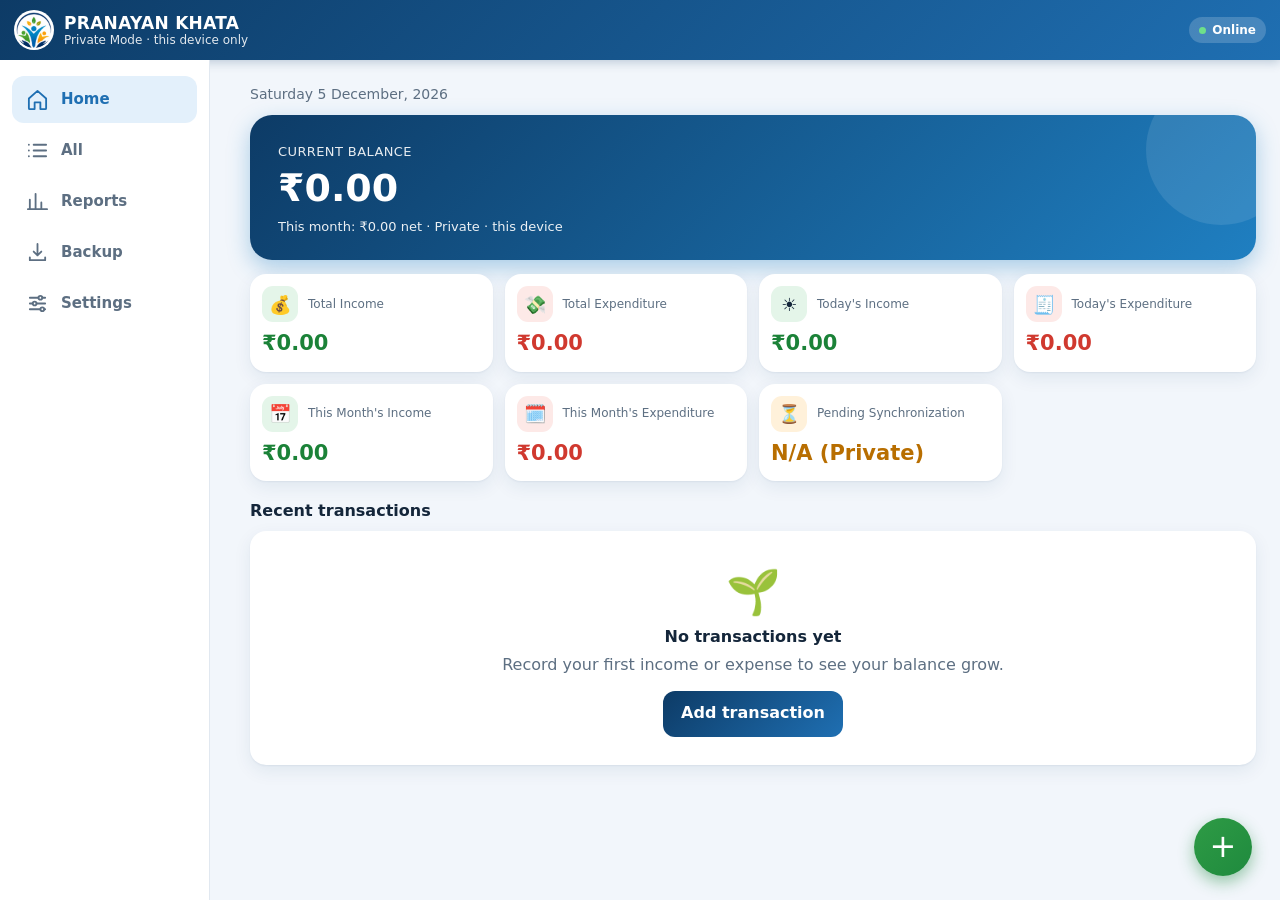
<file: index.html>
<!doctype html>
<html lang="en"><head><meta charset="utf-8">
<meta name="viewport" content="width=device-width,initial-scale=1">
<title>PRANAYAN KHATA</title>
<meta name="theme-color" content="#0d3b66">
<meta name="color-scheme" content="light dark">
<link rel="manifest" href="manifest.webmanifest">
<link rel="icon" href="assets/icons/favicon.ico">
<link rel="apple-touch-icon" href="assets/icons/icon-180.png">
<link rel="stylesheet" href="css/styles.css">
<script>
/* Safety net: if the app cannot start, say so instead of showing an empty page. */
window.__boot=false;
function showErr(m){var a=document.getElementById('app');if(a&&!a.children.length){a.innerHTML='<div class="note"><b>The app could not start.</b><br>'+m+'<br><br>Open <a href="check.html"><b>check.html</b></a> to find the problem (usually a file that was not uploaded, or a typo in js/config.js).</div>'}}
addEventListener('error',function(e){var t=e.target;showErr(t&&t.src?'Could not load '+t.src.split('/').slice(-2).join('/'):String(e.message||'Script error'))},true);
addEventListener('unhandledrejection',function(e){showErr(String((e.reason&&e.reason.message)||e.reason))});
setTimeout(function(){if(!window.__boot)showErr('The app files did not load completely.')},4000);
</script></head>
<body>
<header class="top">
<img id="logo" src="assets/logo/pranayan-logo.png" alt="Logo" width="40" height="40" onerror="if(!this.src.endsWith('pranayan-logo.png')){this.src='assets/logo/pranayan-logo.png'}else{this.style.display='none'}">
<div><b id="brand">PRANAYAN KHATA</b><small id="mode">Private Mode · this device only</small></div>
<span id="net" class="pill">Online</span><button id="sync" class="sec" hidden aria-label="Sync now"></button><button id="install" class="sec" hidden>Install</button>
</header>
<nav id="nav" aria-label="Main"><a href="#/"><svg viewBox="0 0 24 24" aria-hidden="true"><path d="M3 11l9-8 9 8v10a1 1 0 0 1-1 1h-5v-7H9v7H4a1 1 0 0 1-1-1z"/></svg><span>Home</span></a><a href="#/list"><svg viewBox="0 0 24 24" aria-hidden="true"><path d="M8 6h13M8 12h13M8 18h13M3 6h.01M3 12h.01M3 18h.01"/></svg><span>All</span></a><a href="#/reports"><svg viewBox="0 0 24 24" aria-hidden="true"><path d="M4 20V10M10 20V4M16 20v-7M22 20H2"/></svg><span>Reports</span></a><a href="#/backup"><svg viewBox="0 0 24 24" aria-hidden="true"><path d="M12 3v12m0 0l-4-4m4 4l4-4M4 17v3h16v-3"/></svg><span>Backup</span></a><a href="#/settings"><svg viewBox="0 0 24 24" aria-hidden="true"><path d="M4 6h9M17 6h3M4 12h3M11 12h9M4 18h11M19 18h1"/><circle cx="15" cy="6" r="2"/><circle cx="9" cy="12" r="2"/><circle cx="17" cy="18" r="2"/></svg><span>Settings</span></a></nav>
<main id="app"></main>
<a id="fab" href="#/add" aria-label="Add transaction">+</a>
<div id="toast" role="status" aria-live="polite"></div>
<script type="module" src="js/app.js"></script>
</body></html>
</file>
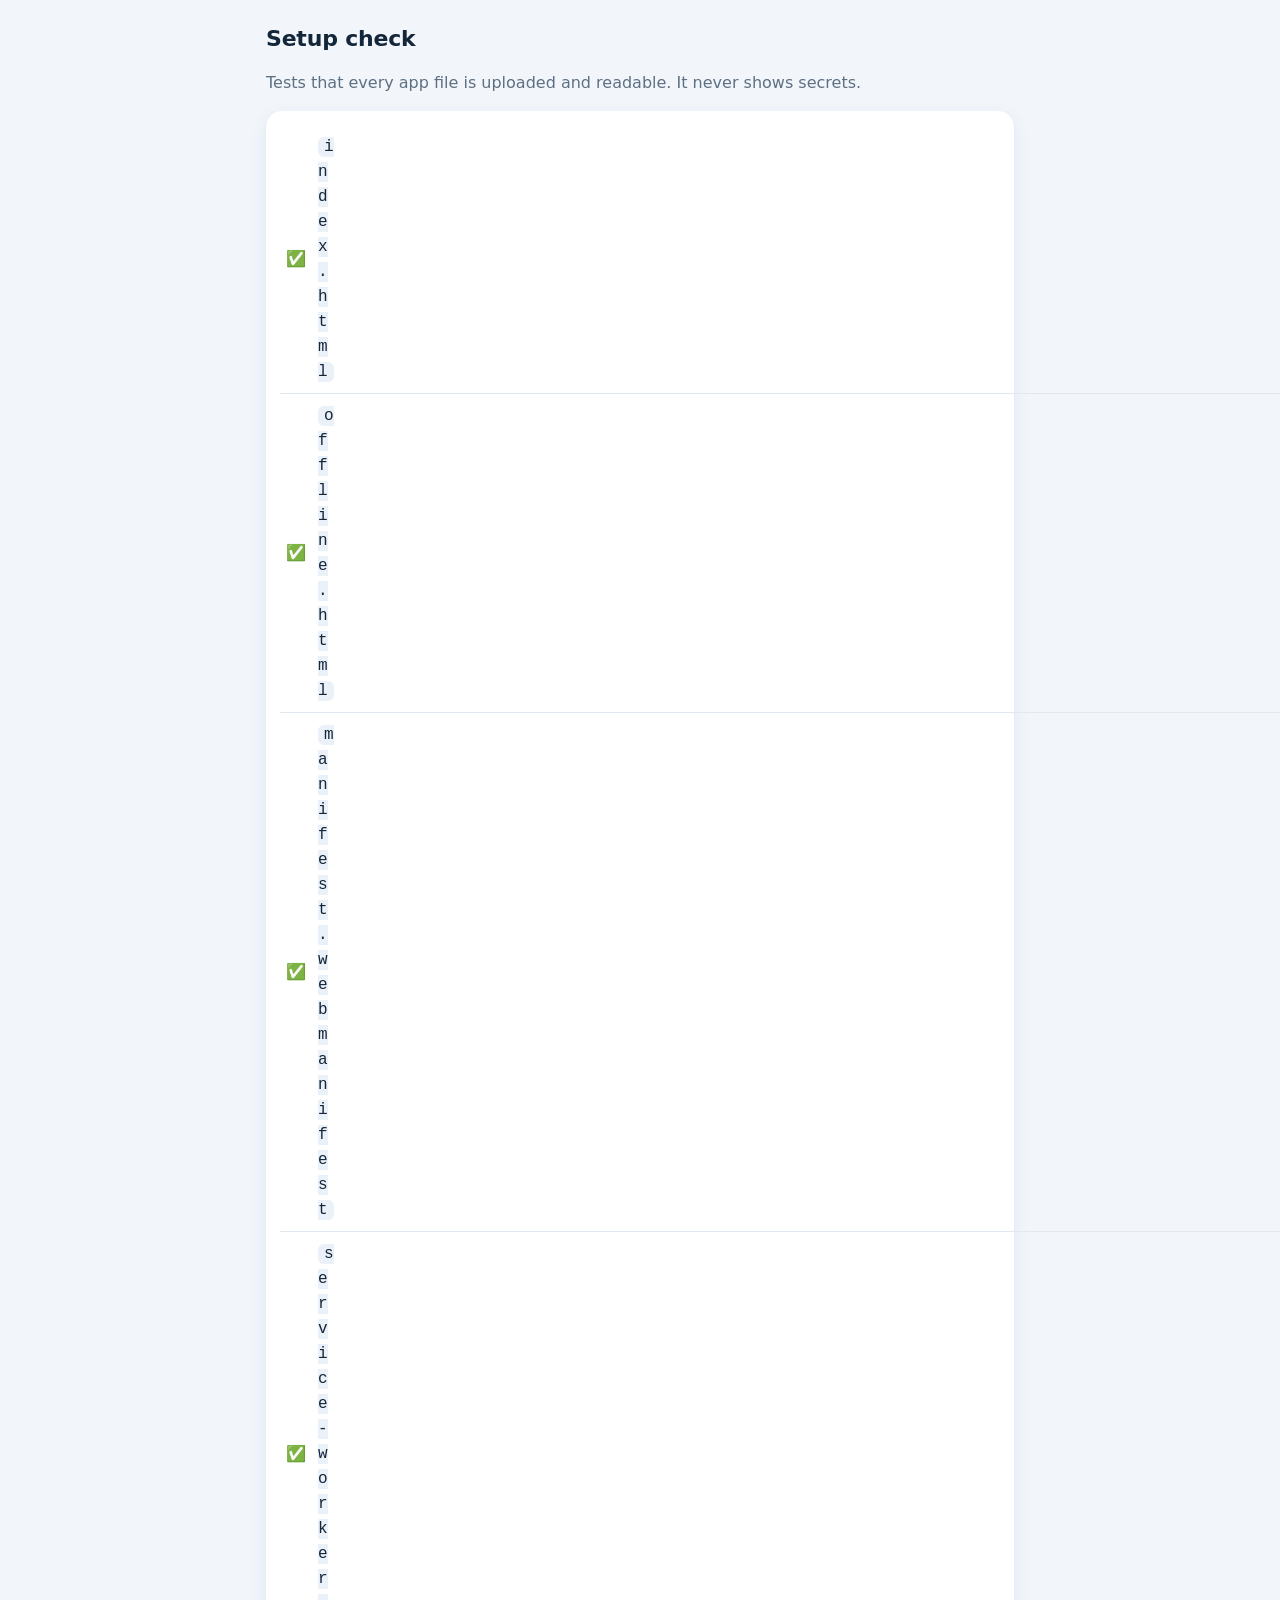
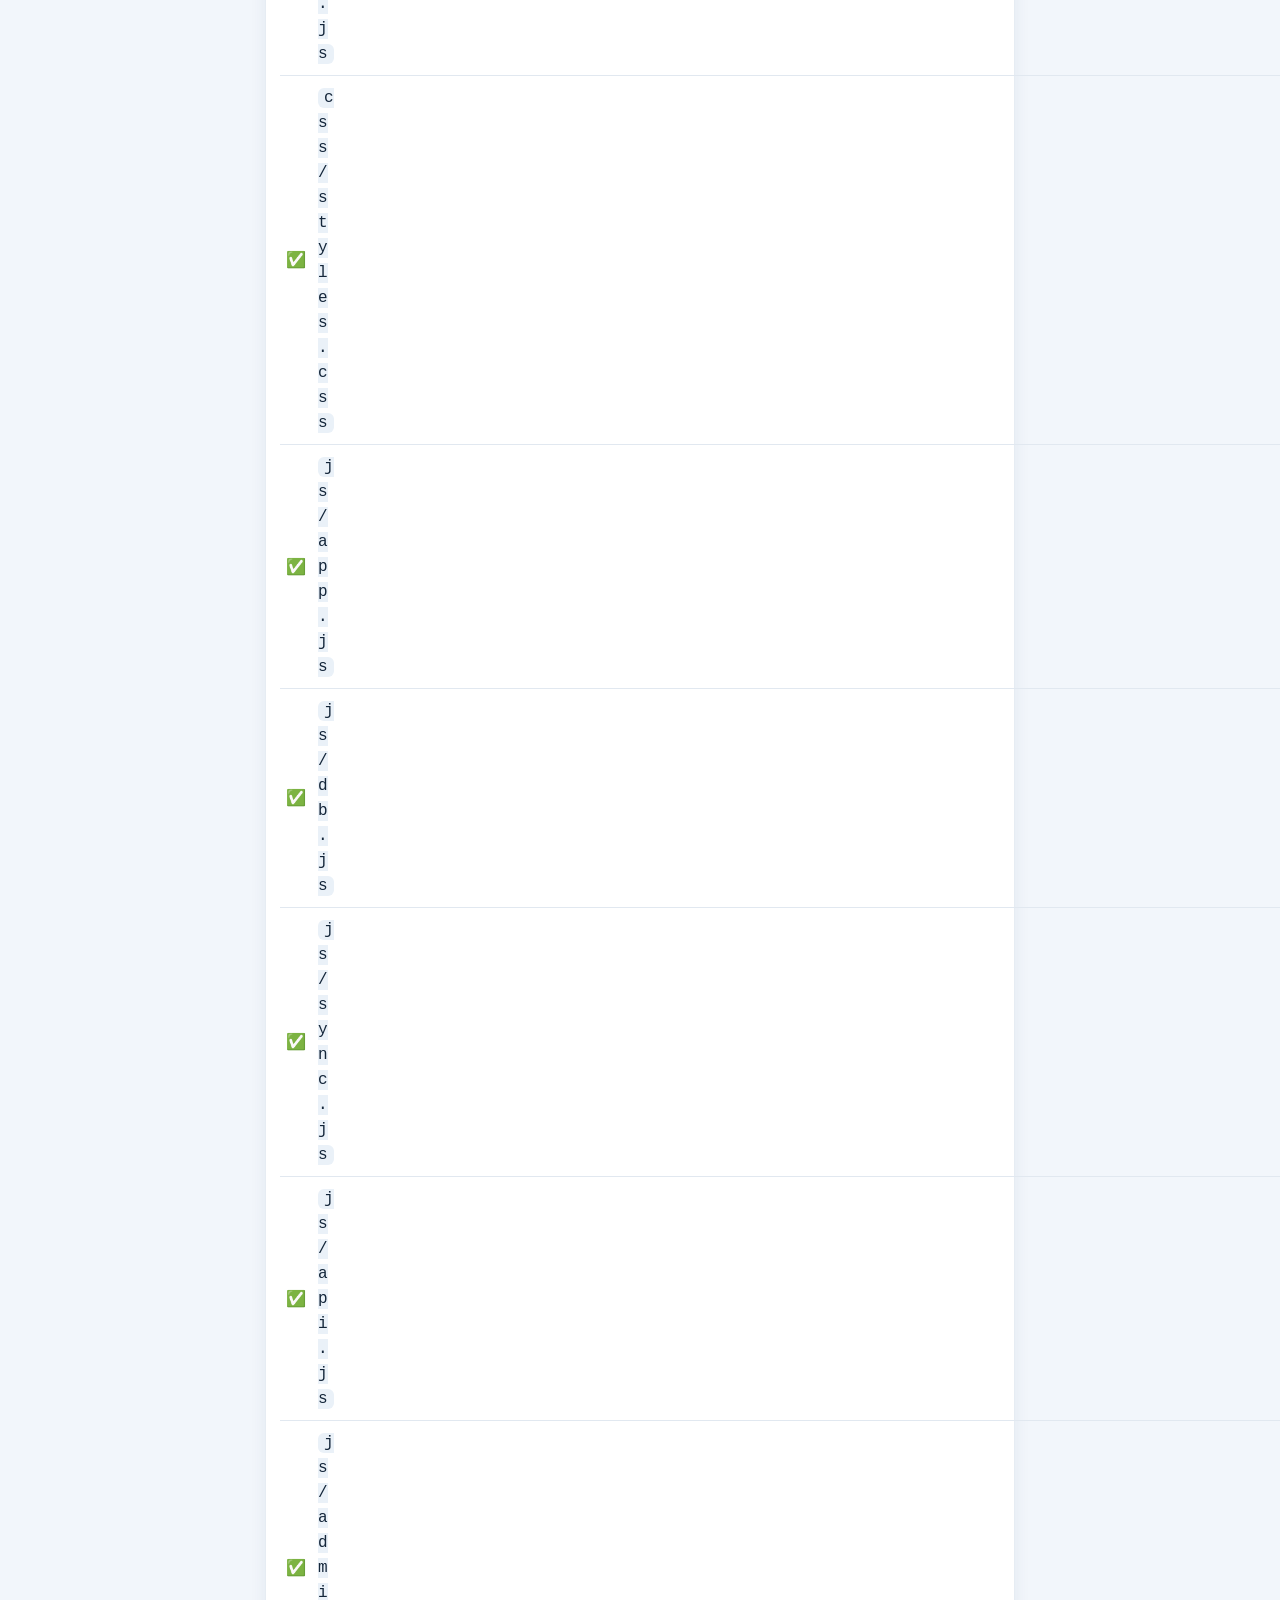
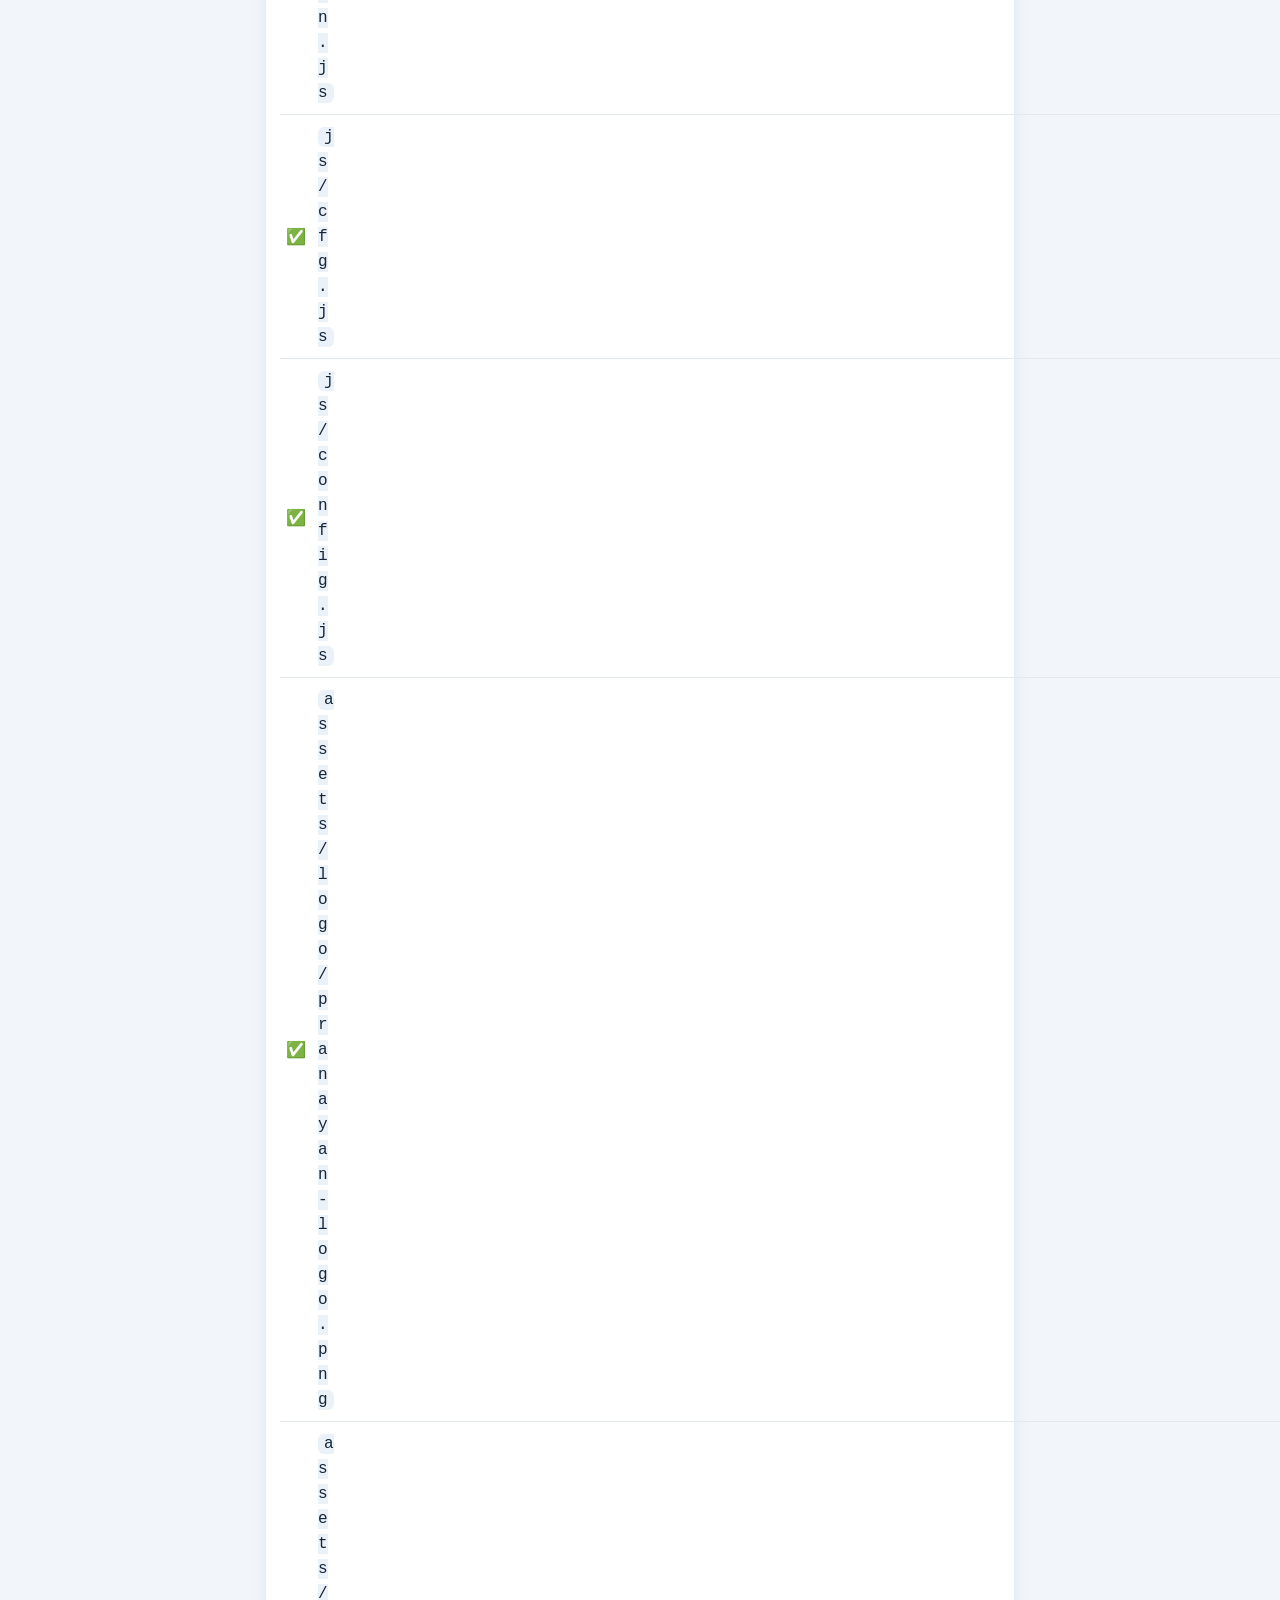
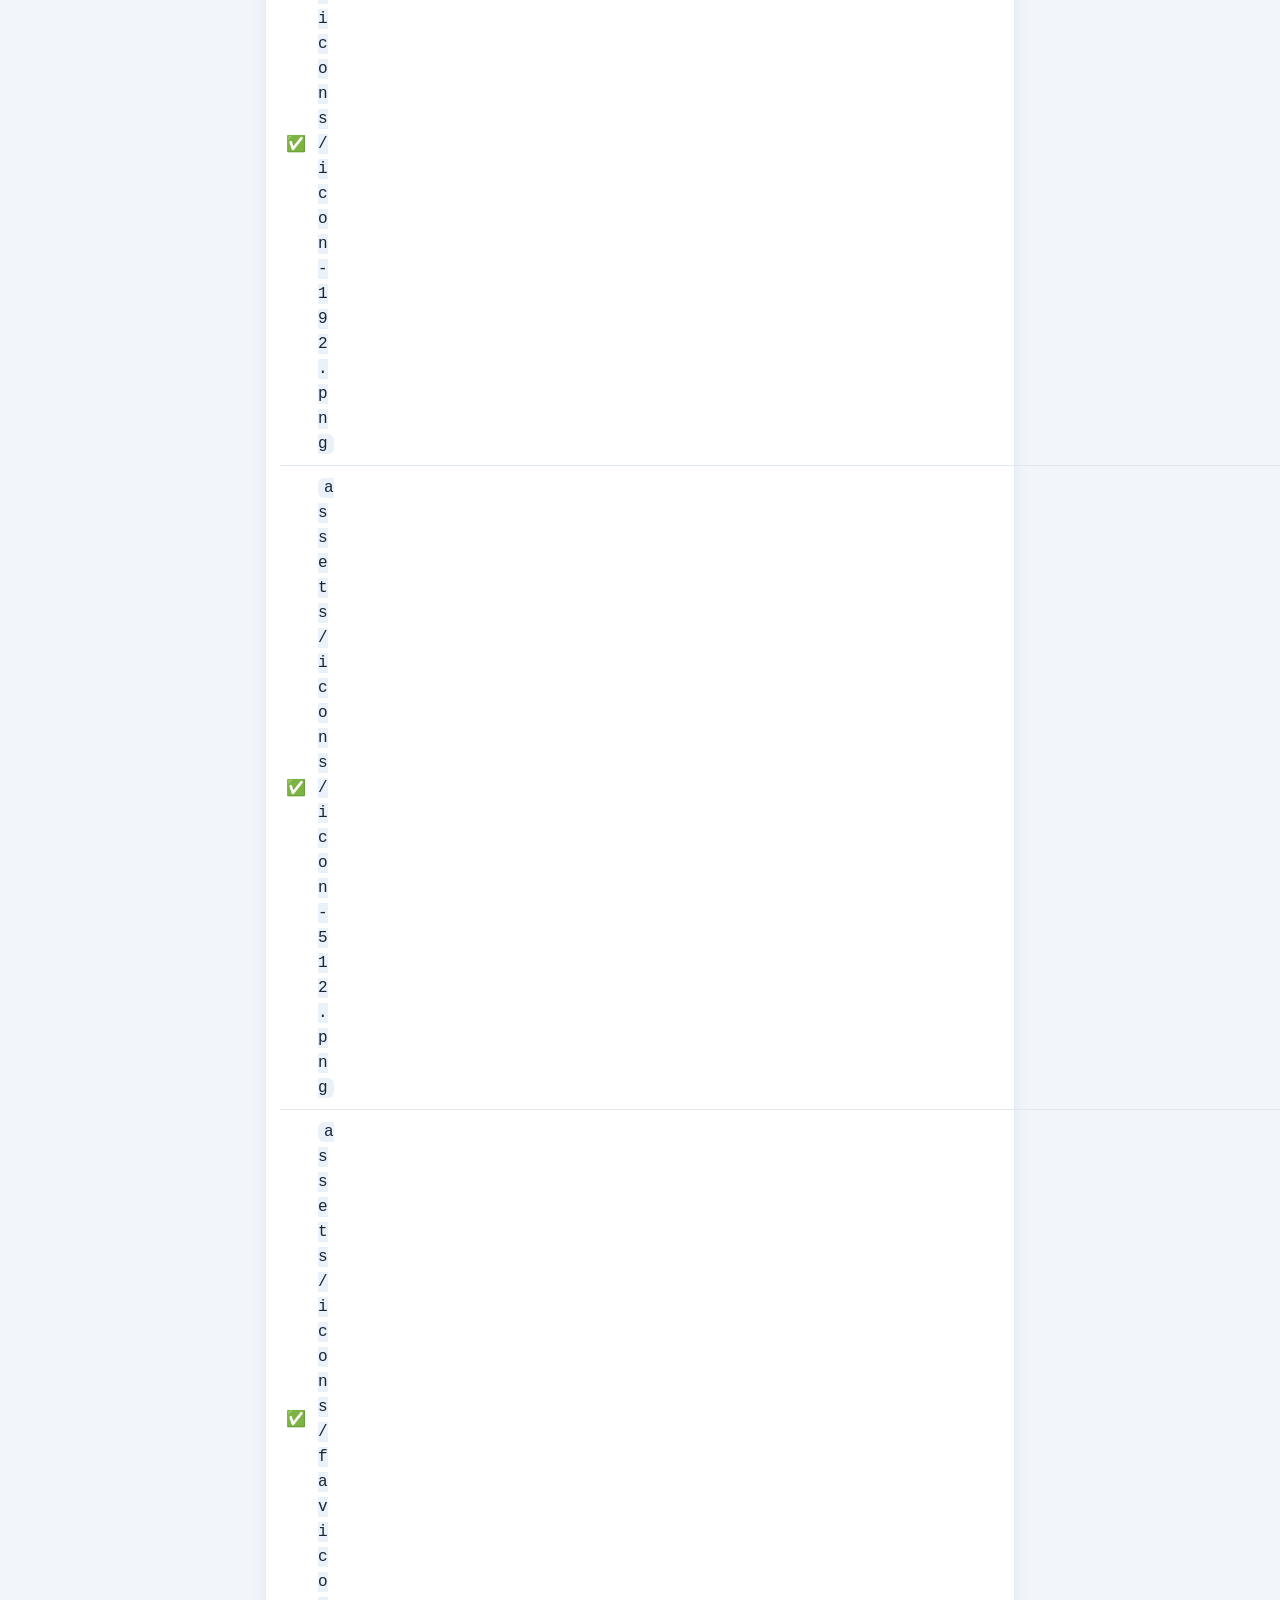
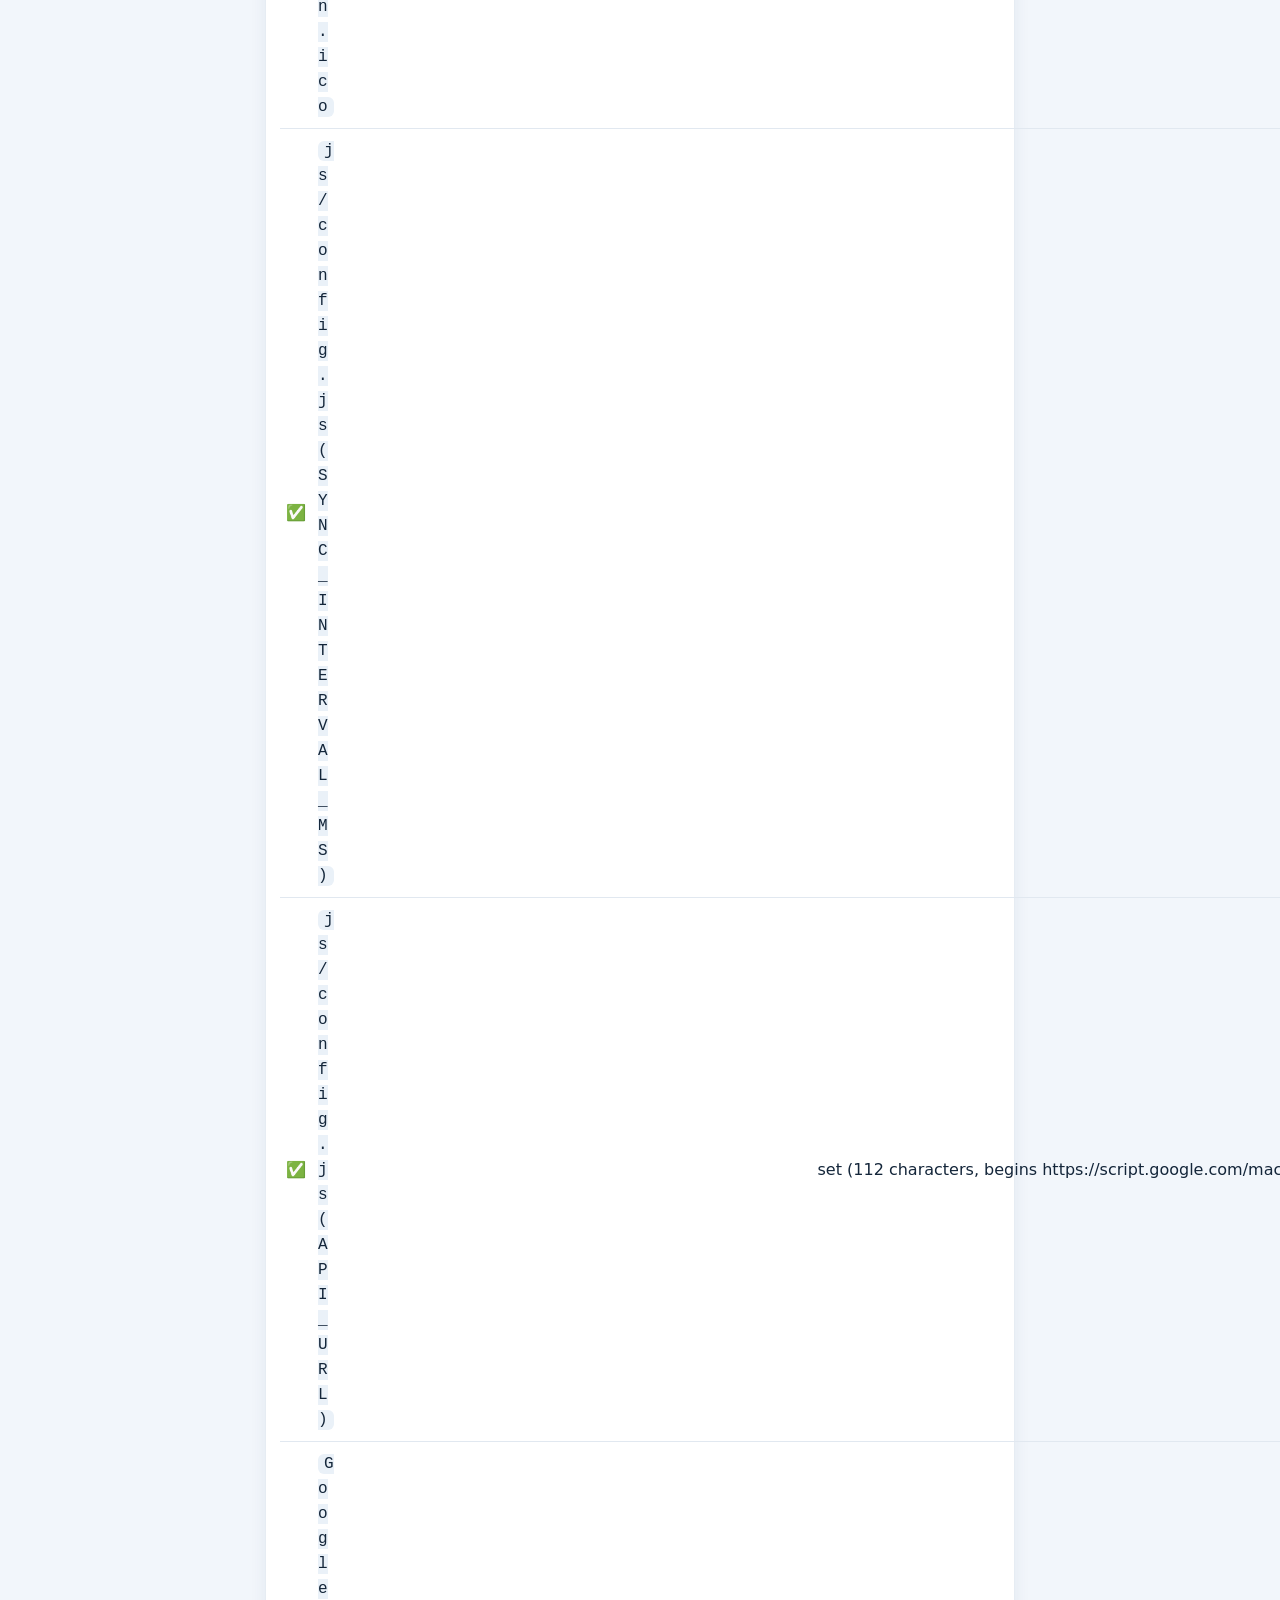
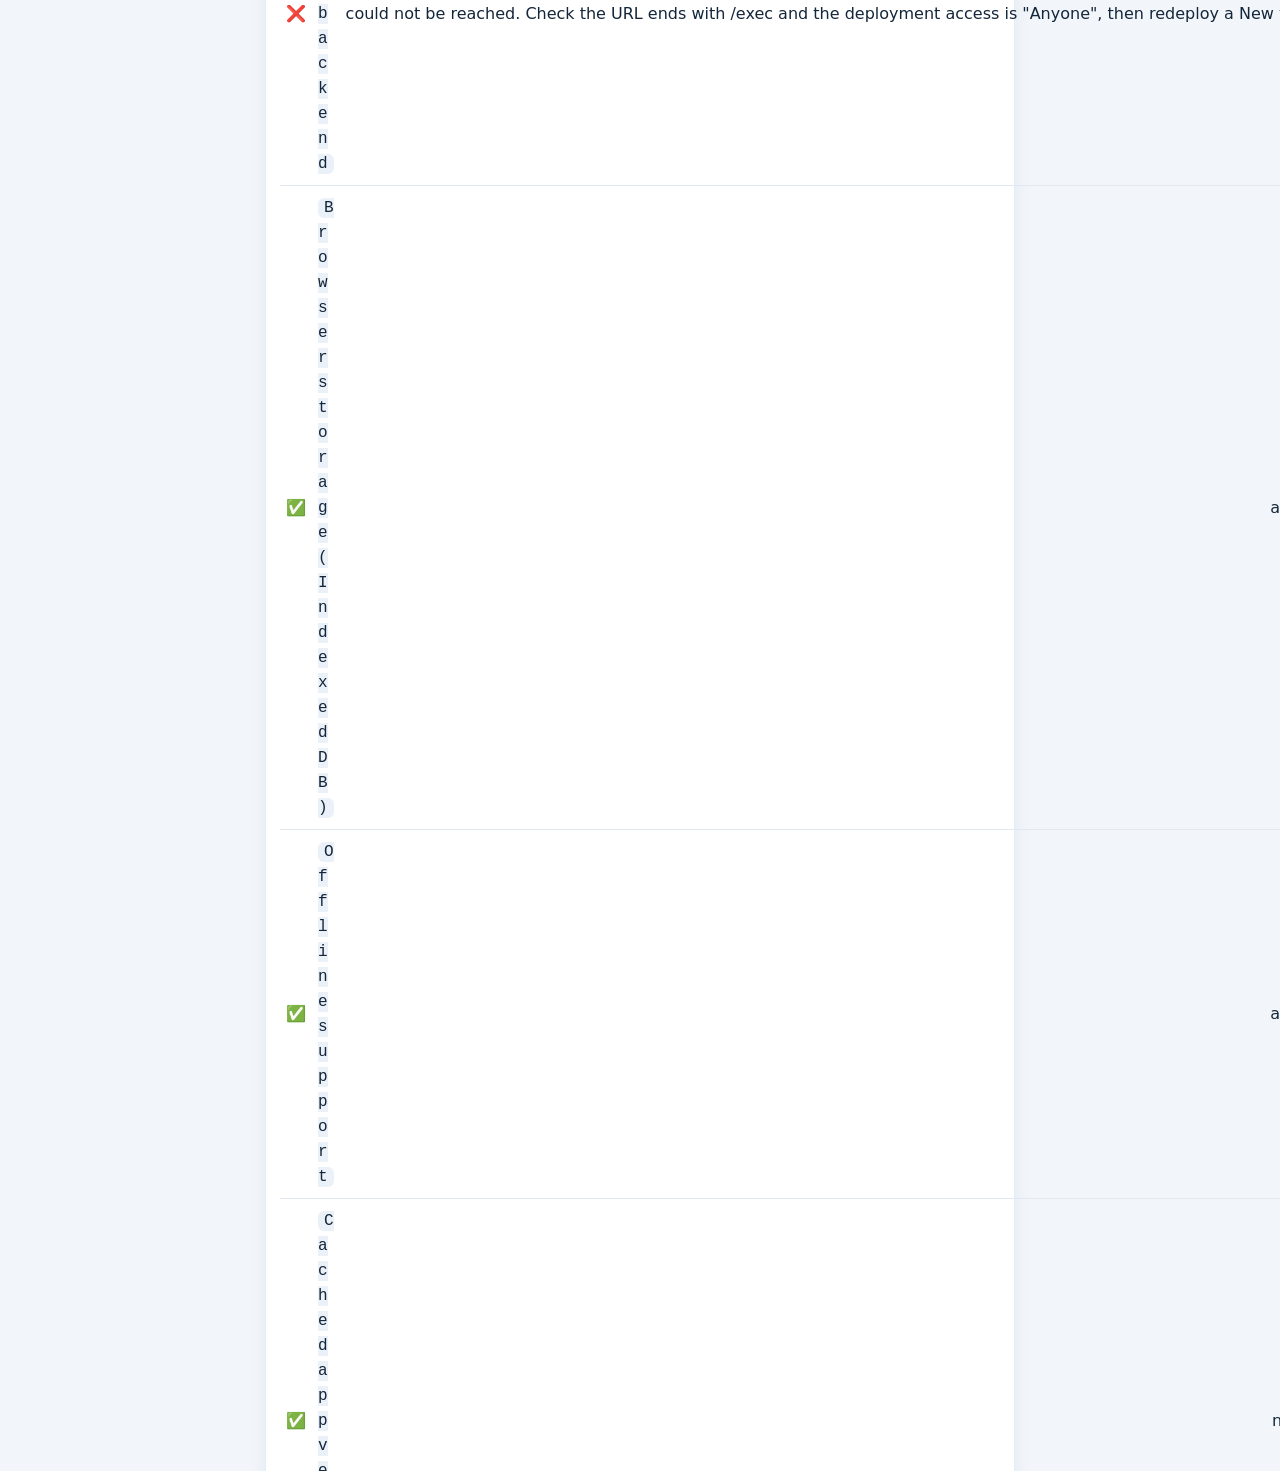
<file: check.html>
<!doctype html><html lang="en"><head><meta charset="utf-8"><meta name="viewport" content="width=device-width,initial-scale=1"><title>PRANAYAN KHATA: setup check</title>
<link rel="stylesheet" href="css/styles.css"></head>
<body style="padding:16px;max-width:780px;margin:auto">
<h2>Setup check</h2>
<p class="mut">Tests that every app file is uploaded and readable. It never shows secrets.</p>
<div class="card"><table class="rep" id="t"></table></div>
<div class="row"><button id="fix">Clear app cache and reload</button><a class="btn" href="./">Open the app</a></div>
<p class="mut">If a row shows ❌: upload that file again (same folder and exact name, all lowercase) and check this page again. "Clear app cache" fixes a phone or browser showing an old or half-loaded version.</p>
<script>
var FILES=['index.html','offline.html','manifest.webmanifest','service-worker.js','css/styles.css','js/app.js','js/db.js','js/sync.js','js/api.js','js/admin.js','js/cfg.js','js/config.js','assets/logo/pranayan-logo.png','assets/icons/icon-192.png','assets/icons/icon-512.png','assets/icons/favicon.ico'];
var rows=[];function add(ok,n,m){rows.push('<tr><td>'+(ok?'✅':'❌')+'</td><td><code>'+n+'</code></td><td>'+m+'</td></tr>')}
(async function(){
 for(var i=0;i<FILES.length;i++){var f=FILES[i];try{var r=await fetch(f,{cache:'no-store'});add(r.ok,f,r.ok?'found':'HTTP '+r.status+': file missing, misspelled, or in the wrong folder')}catch(e){add(false,f,'could not be loaded')}}
 var u='';try{var m=await import('./js/config.js?'+Date.now());u=String(m.API_URL||'').trim();
  add(typeof m.SYNC_INTERVAL_MS==='number','js/config.js (SYNC_INTERVAL_MS)',typeof m.SYNC_INTERVAL_MS==='number'?'ok':'line missing: it must contain <code>export const SYNC_INTERVAL_MS=15000;</code>');
  add(!u||/^https?:\/\//.test(u),'js/config.js (API_URL)',!u?'empty: the app runs in Private Mode only':(/^https?:\/\//.test(u)?'set ('+u.length+' characters, begins '+u.slice(0,34)+'…)':'must begin with https://'))}
 catch(e){add(false,'js/config.js','has a typo or is invalid: '+e.message+'. It must be exactly two lines, e.g. <code>export const API_URL=\'https://script.google.com/macros/s/XXXX/exec\';</code> then <code>export const SYNC_INTERVAL_MS=15000;</code> (straight quotes, ending with semicolons).')}
 if(/^https?:\/\//.test(u)){try{var g=await (await fetch(u)).json();add(g&&g.ok===true,'Google backend',g&&g.ok?'reachable and answering':'answered, but not as expected')}catch(e){add(false,'Google backend','could not be reached. Check the URL ends with /exec and the deployment access is "Anyone", then redeploy a New version.')}}
 add(!!window.indexedDB,'Browser storage (IndexedDB)',window.indexedDB?'available':'blocked (private/incognito window?)');
 add('serviceWorker' in navigator,'Offline support','serviceWorker' in navigator?'available':'not available in this browser');
 try{var k=await caches.keys();add(true,'Cached app versions',k.length?k.join(', '):'none yet')}catch(e){}
 document.getElementById('t').innerHTML=rows.join('');
})();
document.getElementById('fix').onclick=async function(){try{var rs=await navigator.serviceWorker.getRegistrations();for(var r of rs)await r.unregister();var k=await caches.keys();for(var n of k)await caches.delete(n)}catch(e){}location.href='./?fresh='+Date.now()};
</script></body></html>
</file>
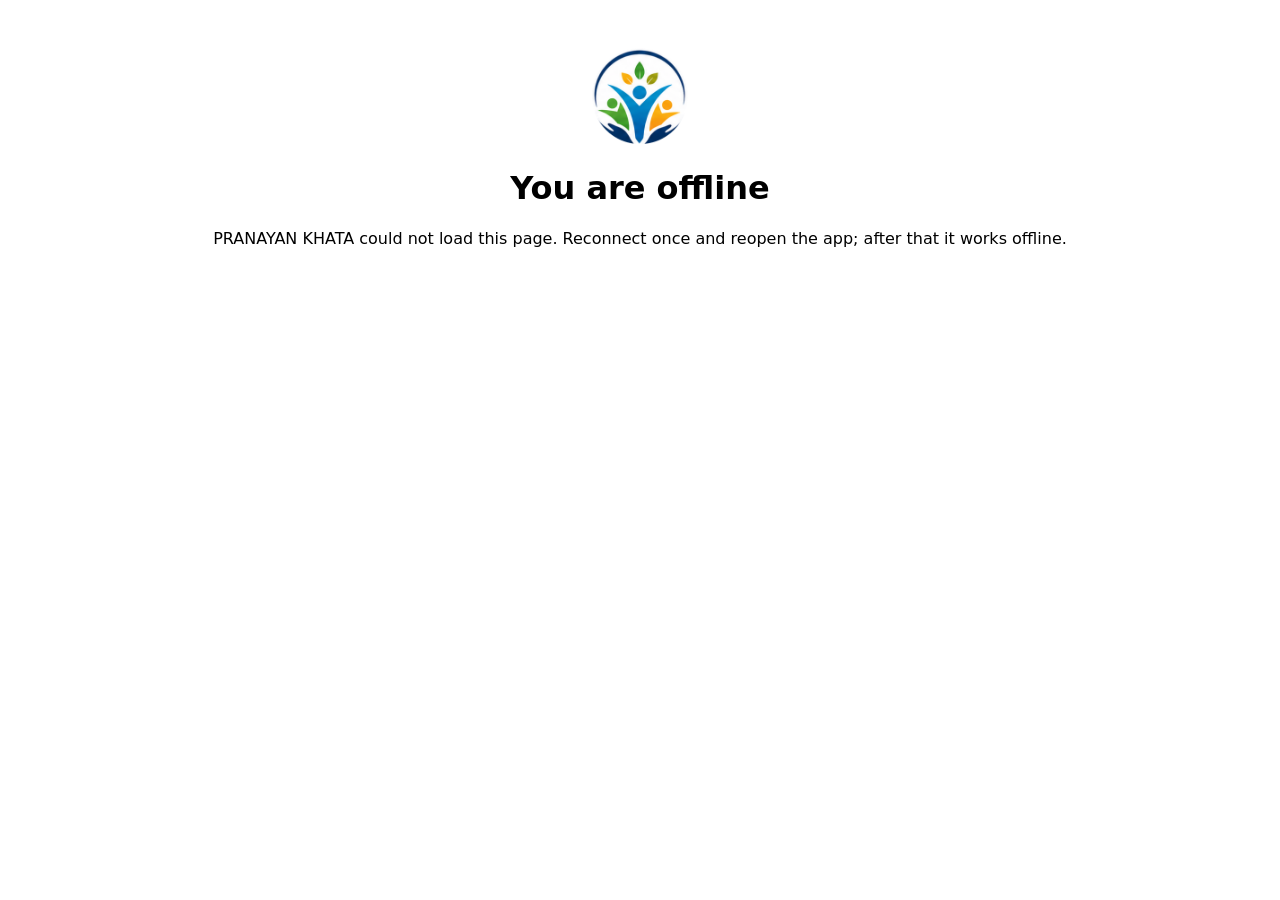
<file: offline.html>
<!doctype html><meta charset="utf-8"><meta name="viewport" content="width=device-width,initial-scale=1"><title>Offline</title>
<body style="font-family:system-ui;text-align:center;padding:40px"><img src="assets/logo/pranayan-logo.png" width="96" alt=""><h1>You are offline</h1><p>PRANAYAN KHATA could not load this page. Reconnect once and reopen the app; after that it works offline.</p></body>
</file>
<file: css/styles.css>
/* PRANAYAN KHATA: design system. Brand colours come from the logo (navy, blue, green, lime, orange). */
:root{color-scheme:light dark;
 --navy:#0d3b66;--blue:#1f7fc1;--green:#2e9b45;--orange:#f29d1f;
 --bg:#f2f6fb;--card:#fff;--tx:#14263a;--mut:#5d6f82;--bd:#e1e8f0;--soft:#eaf1f8;
 --g:#1b8238;--r:#d0392f;--b:#1f6fb2;--o:#b86e00;
 --gt:#e4f5e9;--rt:#fde9e7;--bt:#e3f0fb;--ot:#fff1da;
 --note-bg:#fff7e6;--note-bd:#f1d49a;--sh:0 1px 2px rgba(13,59,102,.06),0 6px 18px rgba(13,59,102,.08);--rad:16px}
@media(prefers-color-scheme:dark){:root{--bg:#0b1420;--card:#13202f;--tx:#e8eef5;--mut:#9db0c4;--bd:#243649;--soft:#1a2b3e;
 --g:#53c873;--r:#ff8279;--b:#6bb8f2;--o:#ffb84d;--gt:#173826;--rt:#40201f;--bt:#16314a;--ot:#43330f;
 --note-bg:#3a2f12;--note-bd:#6b5420;--sh:0 1px 2px #0008}}
*{box-sizing:border-box}
[hidden]{display:none!important}
html{-webkit-text-size-adjust:100%}
body{margin:0;font:16px/1.5 system-ui,-apple-system,"Segoe UI",Roboto,"Noto Sans","Noto Sans Bengali",sans-serif;background:var(--bg);color:var(--tx);padding-bottom:92px;font-variant-numeric:tabular-nums}
h2{font-size:22px;margin:6px 0 14px;letter-spacing:-.2px}h3{font-size:16px;margin:18px 0 8px}.mut{color:var(--mut)}
a{color:var(--b)}
/* ---------- header ---------- */
.top{display:flex;align-items:center;gap:10px;padding:8px 14px;background:linear-gradient(135deg,#0d3b66 0%,#1f6fb2 100%);color:#fff;position:sticky;top:0;z-index:6;height:60px;box-shadow:0 2px 10px rgba(13,59,102,.25)}
.top img{background:#fff;border-radius:50%;padding:2px;object-fit:contain}
.top div{flex:1;display:flex;flex-direction:column;line-height:1.2;min-width:0}
.top b{font-size:17px;letter-spacing:.3px;white-space:nowrap;overflow:hidden;text-overflow:ellipsis}
.top small{opacity:.88;font-size:12px;white-space:nowrap;overflow:hidden;text-overflow:ellipsis}
.pill{font-size:12px;font-weight:600;padding:4px 10px;border-radius:99px;background:rgba(255,255,255,.18);white-space:nowrap}
.pill::before{content:"";display:inline-block;width:7px;height:7px;border-radius:50%;background:#6ee08a;margin-right:6px}
.pill.off{background:var(--orange);color:#3b2500}.pill.off::before{background:#7a4a00}
#install,#sync{min-height:34px;padding:4px 12px;font-size:13px;background:rgba(255,255,255,.2);color:#fff;border-radius:99px;font-weight:600}
/* ---------- navigation ---------- */
#nav{position:fixed;left:0;right:0;bottom:0;display:flex;background:var(--card);border-top:1px solid var(--bd);z-index:6;padding:6px 6px calc(6px + env(safe-area-inset-bottom,0px));box-shadow:0 -4px 16px rgba(13,59,102,.08)}
#nav a{flex:1;display:flex;flex-direction:column;align-items:center;gap:2px;padding:6px 2px;font-size:11px;font-weight:600;color:var(--mut);text-decoration:none;border-radius:12px;min-height:52px}
#nav svg{width:23px;height:23px;fill:none;stroke:currentColor;stroke-width:1.9;stroke-linecap:round;stroke-linejoin:round}
#nav a.on{color:var(--b);background:var(--bt)}
main{max-width:1000px;margin:0 auto;padding:14px 14px 8px}
@media(prefers-reduced-motion:no-preference){main>*{animation:in .25s ease both}@keyframes in{from{opacity:0;transform:translateY(6px)}}}
#fab{position:fixed;right:16px;bottom:86px;width:58px;height:58px;border-radius:50%;font-size:32px;line-height:56px;text-align:center;background:linear-gradient(135deg,#2e9b45,#1f8a3e);color:#fff;text-decoration:none;box-shadow:0 6px 16px rgba(30,138,62,.45);z-index:7;font-weight:300}
#fab:active{transform:scale(.95)}
/* ---------- dashboard ---------- */
.date{margin:2px 0 10px;color:var(--mut);font-size:14px}
.hero{position:relative;overflow:hidden;color:#fff;border-radius:22px;padding:20px;margin-bottom:12px;background:linear-gradient(135deg,#0d3b66 0%,#1f7fc1 100%);box-shadow:0 8px 22px rgba(31,127,193,.35)}
.hero::after{content:"";position:absolute;right:-40px;top:-40px;width:150px;height:150px;border-radius:50%;background:rgba(255,255,255,.1)}
.hero small{opacity:.9;font-size:13px;letter-spacing:.4px;text-transform:uppercase}
.hero b{display:block;font-size:clamp(28px,9vw,38px);line-height:1.15;margin:4px 0 6px;overflow-wrap:anywhere}
.hero .hs{font-size:13px;opacity:.92}
.tiles{display:grid;grid-template-columns:repeat(2,1fr);gap:10px}
.tiles .tile:last-child:nth-child(odd){grid-column:1/-1}
.tile{display:grid;grid-template-columns:auto 1fr;gap:6px 10px;align-items:center;background:var(--card);border-radius:var(--rad);padding:12px;box-shadow:var(--sh);min-width:0}
.tic{grid-row:1;grid-column:1;width:36px;height:36px;border-radius:11px;display:grid;place-items:center;font-size:18px;background:var(--bt)}
.tile.g .tic{background:var(--gt)}.tile.r .tic{background:var(--rt)}.tile.o .tic{background:var(--ot)}
.tile div{display:contents}.tile small{grid-row:1;grid-column:2;color:var(--mut);font-size:12px;line-height:1.25}
.tile b{grid-row:2;grid-column:1/-1;font-size:clamp(17px,5vw,21px);white-space:nowrap}
.tile.g b{color:var(--g)}.tile.r b{color:var(--r)}.tile.o b{color:var(--o)}
.sec-h{display:flex;align-items:baseline;justify-content:space-between}.sec-h a{font-size:14px;font-weight:600;text-decoration:none}
.empty{text-align:center;background:var(--card);border-radius:var(--rad);padding:28px 16px;box-shadow:var(--sh)}
.empty .eico{font-size:44px}.empty p{color:var(--mut);margin:4px 0 14px}
/* ---------- cards, lists ---------- */
.card{background:var(--card);border-radius:var(--rad);padding:14px;margin:12px 0;box-shadow:var(--sh)}
.card h3:first-child{margin-top:2px}
ul.txs{list-style:none;padding:0;margin:0}
.tx{display:grid;grid-template-columns:auto 1fr auto;gap:2px 10px;align-items:center;background:var(--card);border-radius:var(--rad);padding:10px 10px 10px 12px;margin:8px 0;box-shadow:var(--sh)}
.tx .ic{grid-row:1/3;width:42px;height:42px;border-radius:13px;display:grid;place-items:center;font-size:21px;background:var(--gt)}
.tx.expense .ic{background:var(--rt)}
.tx b{display:block;line-height:1.25}.tx small{display:block;color:var(--mut);font-size:13px;overflow-wrap:anywhere}
.tx>div:nth-child(2){min-width:0;grid-row:1/3}
.amt{grid-column:3;grid-row:1;justify-self:end;align-self:end;font-weight:700;white-space:nowrap;font-size:16px}.income .amt{color:var(--g)}.expense .amt{color:var(--r)}
.act{grid-column:3;grid-row:2;justify-self:end;align-self:start;display:flex}.act button{background:transparent;color:var(--mut);padding:2px;min-height:34px;min-width:34px;font-size:15px}
.act button:hover{background:var(--soft)}
/* grid items in the admin key list reuse .tx: keep them tidy */
.card .tx{box-shadow:none;border:1px solid var(--bd)}
/* ---------- forms ---------- */
label{display:block;margin:12px 0;font-weight:600;font-size:14px}
input,select,textarea{width:100%;min-height:48px;padding:10px 12px;margin-top:4px;border:1.5px solid var(--bd);border-radius:12px;background:var(--card);color:var(--tx);font:inherit;font-weight:400}
input:focus,select:focus{outline:none;border-color:var(--b);box-shadow:0 0 0 3px rgba(31,127,193,.2)}
input[type=file]{padding:10px;min-height:0}
.amtf input{font-size:30px;font-weight:700;min-height:62px;color:var(--navy);letter-spacing:.3px}
@media(prefers-color-scheme:dark){.amtf input{color:var(--tx)}}
:focus-visible{outline:3px solid var(--b);outline-offset:2px}
.seg{display:flex;gap:4px;background:var(--soft);padding:4px;border-radius:14px}
.seg label{flex:1;margin:0;position:relative;border-radius:11px;padding:12px;text-align:center;background:transparent;font-size:15px;cursor:pointer;color:var(--mut)}
.seg input{position:absolute;opacity:0;width:1px;height:1px;min-height:0}
.seg label:has(input[value=income]:checked){background:var(--green);color:#fff;box-shadow:0 2px 8px rgba(46,155,69,.4)}
.seg label:has(input[value=expense]:checked){background:#e5534b;color:#fff;box-shadow:0 2px 8px rgba(229,83,75,.4)}
.seg label:has(:focus-visible){outline:3px solid var(--b)}
button,.btn{min-height:46px;min-width:46px;border:0;border-radius:12px;padding:10px 18px;background:linear-gradient(135deg,#0d3b66,#1f6fb2);color:#fff;cursor:pointer;display:inline-block;text-decoration:none;font:inherit;font-weight:600}
button:active,.btn:active{transform:scale(.98)}button:disabled{opacity:.5}
button.sec{background:var(--soft);color:var(--navy)}
@media(prefers-color-scheme:dark){button.sec{color:var(--tx)}}
button.danger{background:linear-gradient(135deg,#c0392b,#e5534b)}
form .row{margin-top:10px}.row{display:flex;gap:8px;flex-wrap:wrap}
.filters{display:grid;grid-template-columns:1fr 1fr;gap:8px;background:var(--card);padding:12px;border-radius:var(--rad);box-shadow:var(--sh)}
.filters .wide{grid-column:1/-1}.filters label{margin:0}.filters input,.filters select{margin-top:0}.filters label input{margin-top:4px}
.card .filters{background:none;padding:0;box-shadow:none}
.err{color:var(--r);min-height:1.4em;font-weight:600}
.note{background:var(--note-bg);border:1px solid var(--note-bd);border-radius:12px;padding:12px;margin:12px 0}
code{background:var(--soft);padding:1px 6px;border-radius:6px;overflow-wrap:anywhere}
/* ---------- tables, reports ---------- */
table.rep{width:100%;border-collapse:collapse}
.rep td,.rep th{padding:9px 6px;border-bottom:1px solid var(--bd);text-align:left;vertical-align:middle}
.rep th{font-weight:700;font-size:16px}
.rep thead th,.rep tr:first-child th{font-size:12px;text-transform:uppercase;letter-spacing:.4px;color:var(--mut)}
.rep tr:last-child th{border-bottom:0;padding-top:12px}
.rep .n{text-align:right;white-space:nowrap}
.rep button{min-height:36px;padding:2px 8px;background:transparent;color:var(--mut)}.rep .sb button{background:var(--soft);color:var(--navy)}
.bar{height:8px;background:var(--soft);border-radius:4px;margin-top:4px}.bar i{display:block;height:100%;border-radius:4px;background:#e5534b}.bar i.g{background:var(--green)}
.tbl{display:none;background:var(--card);border-radius:var(--rad);box-shadow:var(--sh);padding:4px 10px;overflow-x:auto}
.ti{color:var(--g);font-weight:700}.te{color:var(--r);font-weight:700}
.sb{font-weight:600}.sb.pending{color:var(--o)}.sb.failed,.sb.conflict{color:var(--r)}.sb.synced{color:var(--g)}.sb button{min-height:30px;padding:2px 10px}
#toast{position:fixed;left:50%;transform:translateX(-50%) translateY(10px);bottom:150px;background:#14263a;color:#fff;padding:11px 18px;border-radius:99px;opacity:0;transition:opacity .2s,transform .2s;pointer-events:none;z-index:9;max-width:90%;font-weight:600;box-shadow:0 6px 18px rgba(0,0,0,.3)}
#toast.show{opacity:1;transform:translateX(-50%)}#toast.bad{background:#c0392b}
/* ---------- desktop ---------- */
@media(min-width:900px){
 body{padding-bottom:0}
 #nav{top:60px;bottom:0;right:auto;width:210px;flex-direction:column;border-top:0;border-right:1px solid var(--bd);justify-content:flex-start;padding:16px 12px;gap:4px;box-shadow:none}
 #nav a{flex:none;flex-direction:row;gap:12px;font-size:15px;padding:12px 14px;min-height:0}
 main{margin:0 auto 0 226px;max-width:1080px;padding:22px 24px}
 #fab{bottom:24px;right:28px}#toast{bottom:30px}
 .tiles{grid-template-columns:repeat(4,1fr)}.tiles .tile:last-child:nth-child(odd){grid-column:auto}
 .hero{padding:24px 28px}.filters{grid-template-columns:repeat(4,1fr)}
 .tbl{display:block}.cards{display:none}
}
@media print{
 .top,#nav,#fab,.noprint,#toast{display:none!important}
 body{background:#fff;color:#000;padding:0}main{margin:0;max-width:none;padding:0}.card{box-shadow:none;border:0;padding:0}
 @page{size:A4;margin:12mm}
}

/* refinements */
.rep td:first-child{white-space:nowrap}.rep td:last-child{white-space:nowrap;text-align:right}
.filters{align-items:end}.filters select[data-f=sort]{align-self:end}
.srch{margin:0 0 10px}
.fx{margin-bottom:10px}.fx>summary{cursor:pointer;font-weight:600;color:var(--b);padding:6px 2px;list-style:none}
.fx>summary::-webkit-details-marker{display:none}.fx>summary::before{content:"⚙ "}
form .row button{flex:1}
@media(min-width:900px){.hero{margin-bottom:14px}.tiles{gap:12px}}
.noprint .row{margin-bottom:10px}

.err:empty{display:none}
</file>
